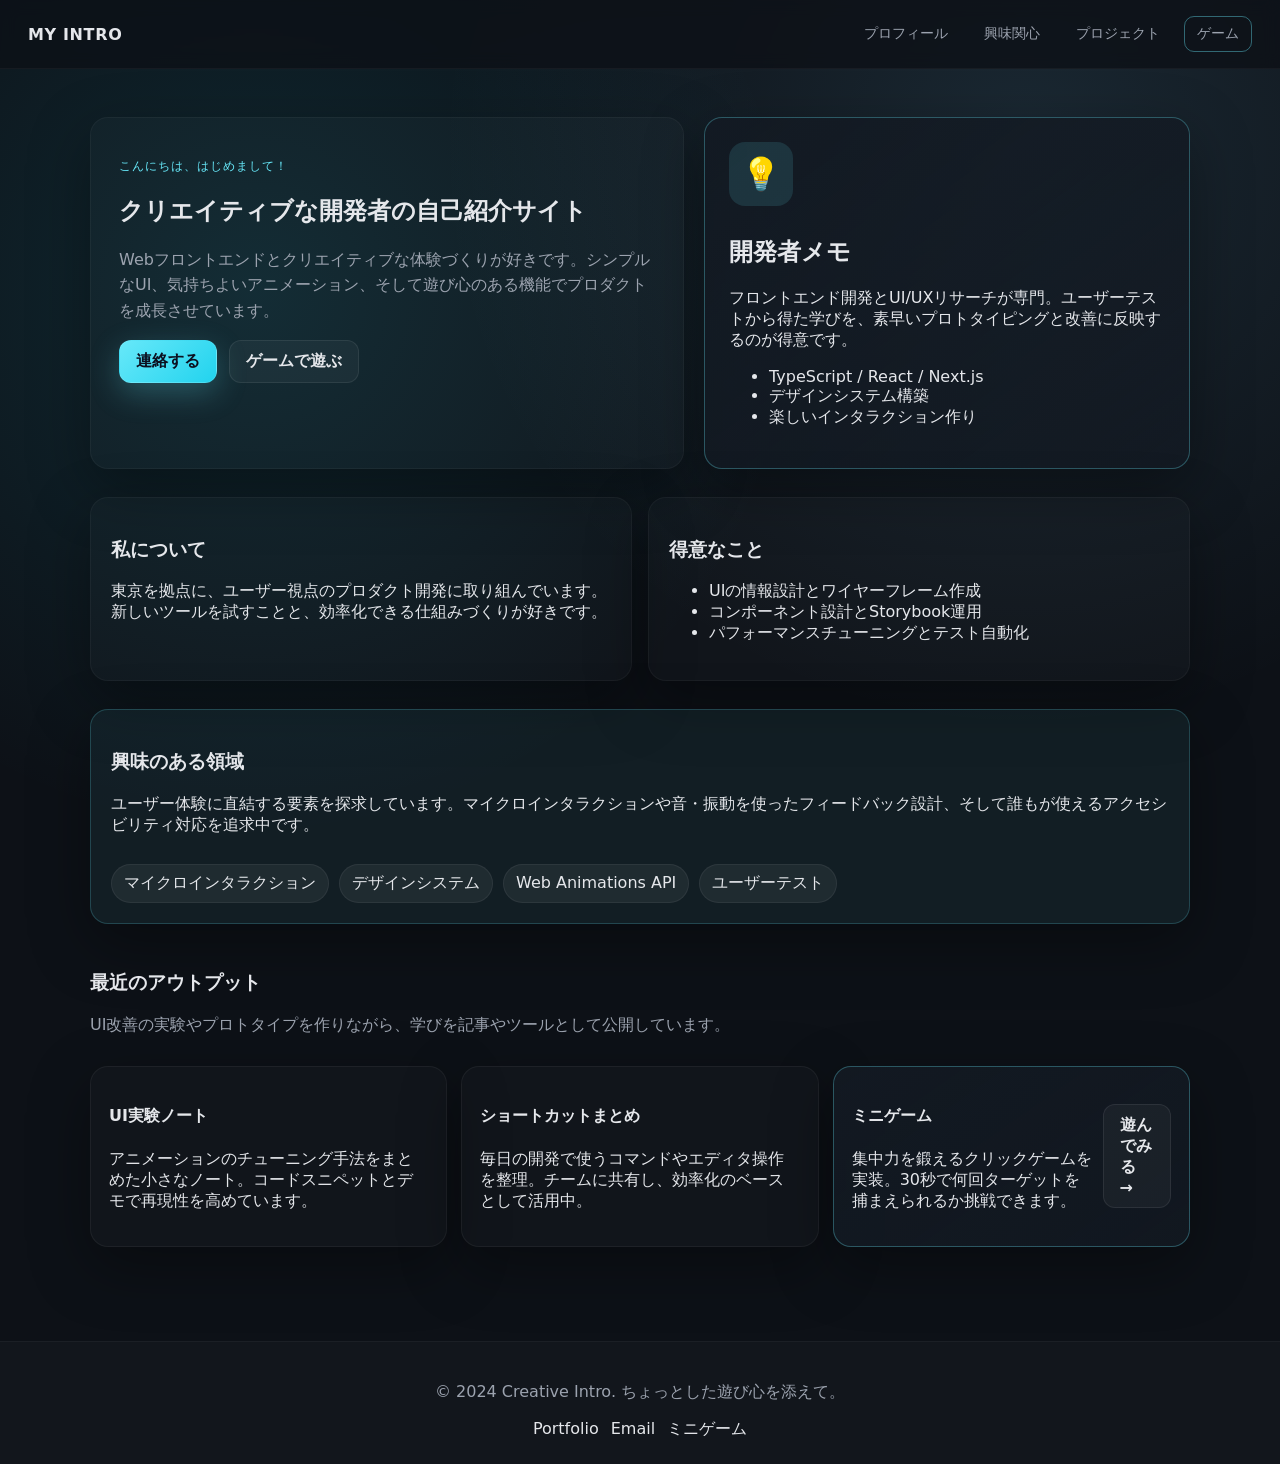
<file: index.html>
<!DOCTYPE html>
<html lang="ja">
<head>
  <meta charset="UTF-8">
  <meta name="viewport" content="width=device-width, initial-scale=1.0">
  <title>自己紹介｜ミニゲーム付き</title>
  <link rel="stylesheet" href="assets/styles.css">
</head>
<body>
  <header class="site-header">
    <div class="logo">MY INTRO</div>
    <nav class="nav-links">
      <a href="#about">プロフィール</a>
      <a href="#interests">興味関心</a>
      <a href="#projects">プロジェクト</a>
      <a href="game.html" class="game-link">ゲーム</a>
    </nav>
  </header>

  <main class="content">
    <section class="hero">
      <div class="hero-text">
        <p class="eyebrow">こんにちは、はじめまして！</p>
        <h1>クリエイティブな開発者の自己紹介サイト</h1>
        <p class="lead">Webフロントエンドとクリエイティブな体験づくりが好きです。シンプルなUI、気持ちよいアニメーション、そして遊び心のある機能でプロダクトを成長させています。</p>
        <div class="cta-row">
          <a class="button primary" href="mailto:hello@example.com">連絡する</a>
          <a class="button ghost" href="game.html">ゲームで遊ぶ</a>
        </div>
      </div>
      <div class="hero-card">
        <div class="avatar">💡</div>
        <h2>開発者メモ</h2>
        <p>フロントエンド開発とUI/UXリサーチが専門。ユーザーテストから得た学びを、素早いプロトタイピングと改善に反映するのが得意です。</p>
        <ul>
          <li>TypeScript / React / Next.js</li>
          <li>デザインシステム構築</li>
          <li>楽しいインタラクション作り</li>
        </ul>
      </div>
    </section>

    <section id="about" class="card-grid">
      <article class="card">
        <h3>私について</h3>
        <p>東京を拠点に、ユーザー視点のプロダクト開発に取り組んでいます。新しいツールを試すことと、効率化できる仕組みづくりが好きです。</p>
      </article>
      <article class="card">
        <h3>得意なこと</h3>
        <ul>
          <li>UIの情報設計とワイヤーフレーム作成</li>
          <li>コンポーネント設計とStorybook運用</li>
          <li>パフォーマンスチューニングとテスト自動化</li>
        </ul>
      </article>
    </section>

    <section id="interests" class="highlight">
      <div>
        <h3>興味のある領域</h3>
        <p>ユーザー体験に直結する要素を探求しています。マイクロインタラクションや音・振動を使ったフィードバック設計、そして誰もが使えるアクセシビリティ対応を追求中です。</p>
      </div>
      <div class="highlight-list">
        <div class="pill">マイクロインタラクション</div>
        <div class="pill">デザインシステム</div>
        <div class="pill">Web Animations API</div>
        <div class="pill">ユーザーテスト</div>
      </div>
    </section>

    <section id="projects" class="projects">
      <div class="section-heading">
        <h3>最近のアウトプット</h3>
        <p>UI改善の実験やプロトタイプを作りながら、学びを記事やツールとして公開しています。</p>
      </div>
      <div class="project-list">
        <article class="project-card">
          <h4>UI実験ノート</h4>
          <p>アニメーションのチューニング手法をまとめた小さなノート。コードスニペットとデモで再現性を高めています。</p>
        </article>
        <article class="project-card">
          <h4>ショートカットまとめ</h4>
          <p>毎日の開発で使うコマンドやエディタ操作を整理。チームに共有し、効率化のベースとして活用中。</p>
        </article>
        <article class="project-card accent">
          <div class="project-card-header">
            <div>
              <h4>ミニゲーム</h4>
              <p>集中力を鍛えるクリックゲームを実装。30秒で何回ターゲットを捕まえられるか挑戦できます。</p>
            </div>
            <a class="button ghost" href="game.html">遊んでみる →</a>
          </div>
        </article>
      </div>
    </section>
  </main>

  <footer class="site-footer">
    <p>© 2024 Creative Intro. ちょっとした遊び心を添えて。</p>
    <div class="footer-links">
      <a href="https://example.com" target="_blank" rel="noreferrer">Portfolio</a>
      <a href="mailto:hello@example.com">Email</a>
      <a href="game.html">ミニゲーム</a>
    </div>
  </footer>
</body>
</html>
</file>
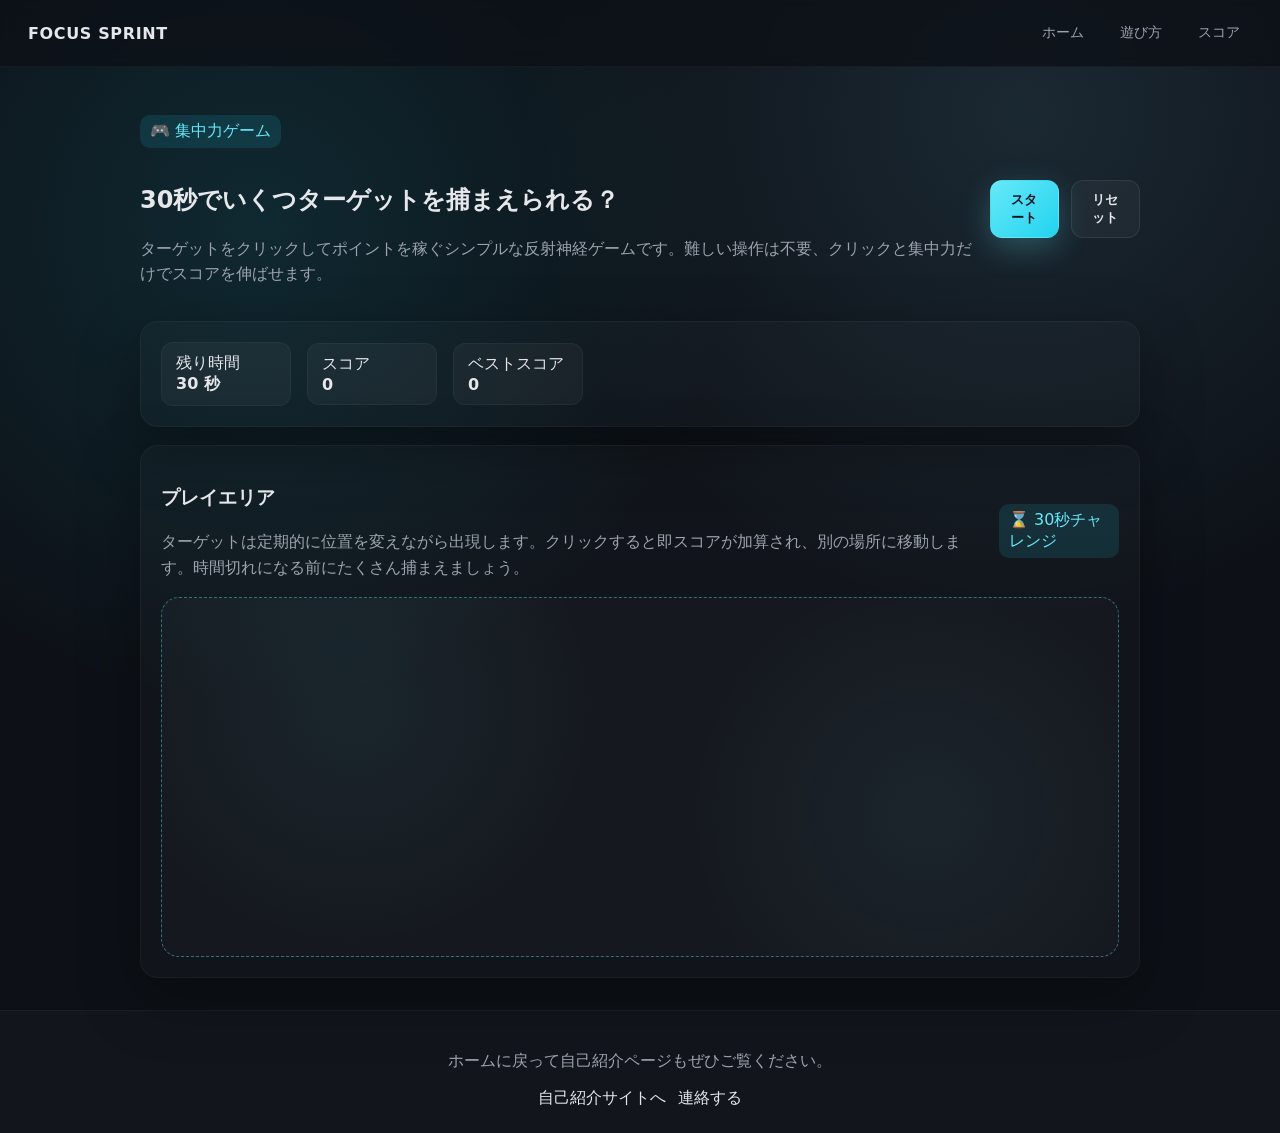
<file: game.html>
<!DOCTYPE html>
<html lang="ja">
<head>
  <meta charset="UTF-8">
  <meta name="viewport" content="width=device-width, initial-scale=1.0">
  <title>ミニゲーム｜集中力トレーニング</title>
  <link rel="stylesheet" href="assets/styles.css">
</head>
<body>
  <header class="site-header">
    <div class="logo">FOCUS SPRINT</div>
    <nav class="nav-links">
      <a href="index.html">ホーム</a>
      <a href="#how-to">遊び方</a>
      <a href="#score">スコア</a>
    </nav>
  </header>

  <main class="game-layout">
    <section class="game-header">
      <div>
        <p class="badge">🎮 集中力ゲーム</p>
        <h1>30秒でいくつターゲットを捕まえられる？</h1>
        <p class="instructions">ターゲットをクリックしてポイントを稼ぐシンプルな反射神経ゲームです。難しい操作は不要、クリックと集中力だけでスコアを伸ばせます。</p>
      </div>
      <div class="cta-row">
        <button class="button primary" id="startButton">スタート</button>
        <button class="button ghost" id="resetButton">リセット</button>
      </div>
    </section>

    <section id="score" class="game-panel">
      <div class="stats">
        <div class="stat">
          <div>残り時間</div>
          <strong id="timeLabel">30 秒</strong>
        </div>
        <div class="stat">
          <div>スコア</div>
          <strong id="scoreLabel">0</strong>
        </div>
        <div class="stat">
          <div>ベストスコア</div>
          <strong id="bestLabel">0</strong>
        </div>
      </div>
    </section>

    <section class="game-panel">
      <div class="game-header">
        <div>
          <h3 id="how-to">プレイエリア</h3>
          <p class="instructions">ターゲットは定期的に位置を変えながら出現します。クリックすると即スコアが加算され、別の場所に移動します。時間切れになる前にたくさん捕まえましょう。</p>
        </div>
        <div class="badge">⌛ 30秒チャレンジ</div>
      </div>
      <div class="board" id="board"></div>
    </section>
  </main>

  <footer class="site-footer">
    <p>ホームに戻って自己紹介ページもぜひご覧ください。</p>
    <div class="footer-links">
      <a href="index.html">自己紹介サイトへ</a>
      <a href="mailto:hello@example.com">連絡する</a>
    </div>
  </footer>

  <script src="assets/game.js"></script>
</body>
</html>
</file>
<file: assets/styles.css>
:root {
  --bg: #0d1117;
  --card: #131a23;
  --accent: #67e8f9;
  --accent-strong: #22d3ee;
  --text: #e5e7eb;
  --muted: #9ca3af;
  --shadow: 0 20px 60px rgba(0, 0, 0, 0.35);
  --radius: 18px;
  --transition: 200ms ease;
  font-family: 'Inter', 'Noto Sans JP', system-ui, -apple-system, BlinkMacSystemFont, 'Segoe UI', sans-serif;
  background: radial-gradient(circle at 20% 20%, rgba(34, 211, 238, 0.12), transparent 35%),
              radial-gradient(circle at 80% 10%, rgba(125, 211, 252, 0.12), transparent 35%),
              var(--bg);
  color: var(--text);
}

* { box-sizing: border-box; }
body {
  margin: 0;
  min-height: 100vh;
  background: transparent;
}

a { color: var(--text); text-decoration: none; }

.site-header {
  position: sticky;
  top: 0;
  z-index: 10;
  display: flex;
  align-items: center;
  justify-content: space-between;
  padding: 16px 28px;
  background: rgba(13, 17, 23, 0.8);
  backdrop-filter: blur(8px);
  border-bottom: 1px solid rgba(255, 255, 255, 0.04);
}

.logo {
  font-weight: 700;
  letter-spacing: 0.04em;
}

.nav-links {
  display: flex;
  gap: 12px;
  align-items: center;
  font-size: 14px;
}

.nav-links a {
  padding: 8px 12px;
  border-radius: 10px;
  transition: background var(--transition), color var(--transition);
  color: var(--muted);
}

.nav-links a:hover,
.nav-links a:focus-visible {
  background: rgba(103, 232, 249, 0.08);
  color: var(--text);
}

.game-link {
  border: 1px solid rgba(103, 232, 249, 0.4);
  color: var(--accent);
}

.content {
  width: min(1100px, 92vw);
  margin: 0 auto;
  padding: 48px 0 64px;
  display: flex;
  flex-direction: column;
  gap: 28px;
}

.hero {
  display: grid;
  grid-template-columns: 1.1fr 0.9fr;
  gap: 20px;
  align-items: stretch;
}

.hero-text {
  padding: 28px;
  border-radius: var(--radius);
  background: rgba(255, 255, 255, 0.02);
  border: 1px solid rgba(255, 255, 255, 0.04);
  box-shadow: var(--shadow);
}

.eyebrow { color: var(--accent); letter-spacing: 0.08em; font-size: 12px; text-transform: uppercase; }
.lead { color: var(--muted); line-height: 1.6; }

.hero-card {
  padding: 24px;
  background: linear-gradient(145deg, rgba(19, 26, 35, 0.92), rgba(19, 26, 35, 0.7));
  border: 1px solid rgba(103, 232, 249, 0.3);
  border-radius: var(--radius);
  box-shadow: var(--shadow);
}

.avatar {
  font-size: 32px;
  display: inline-flex;
  width: 64px;
  height: 64px;
  align-items: center;
  justify-content: center;
  border-radius: 16px;
  background: rgba(103, 232, 249, 0.12);
  margin-bottom: 10px;
}

.cta-row { display: flex; gap: 12px; margin-top: 16px; }

.button {
  display: inline-flex;
  align-items: center;
  justify-content: center;
  padding: 10px 16px;
  border-radius: 12px;
  border: 1px solid rgba(255, 255, 255, 0.08);
  transition: transform var(--transition), box-shadow var(--transition), background var(--transition);
  font-weight: 600;
}

.button:hover { transform: translateY(-1px); }
.button.primary { background: linear-gradient(135deg, var(--accent), var(--accent-strong)); color: #0b1020; box-shadow: 0 10px 30px rgba(103, 232, 249, 0.25); }
.button.ghost { background: rgba(255, 255, 255, 0.04); color: var(--text); }

.card-grid {
  display: grid;
  grid-template-columns: repeat(auto-fit, minmax(280px, 1fr));
  gap: 16px;
}

.card {
  background: rgba(255, 255, 255, 0.02);
  border: 1px solid rgba(255, 255, 255, 0.04);
  border-radius: var(--radius);
  padding: 20px;
  box-shadow: var(--shadow);
}

.highlight {
  display: grid;
  gap: 12px;
  padding: 20px;
  background: rgba(103, 232, 249, 0.06);
  border-radius: var(--radius);
  border: 1px solid rgba(103, 232, 249, 0.2);
  box-shadow: var(--shadow);
}

.highlight-list { display: flex; gap: 10px; flex-wrap: wrap; }
.pill { padding: 8px 12px; border-radius: 999px; background: rgba(255, 255, 255, 0.06); border: 1px solid rgba(255, 255, 255, 0.06); }

.projects { display: flex; flex-direction: column; gap: 14px; }
.section-heading p { color: var(--muted); }

.project-list { display: grid; grid-template-columns: repeat(auto-fit, minmax(260px, 1fr)); gap: 14px; }

.project-card {
  background: rgba(255, 255, 255, 0.02);
  border: 1px solid rgba(255, 255, 255, 0.05);
  border-radius: var(--radius);
  padding: 18px;
  box-shadow: var(--shadow);
  position: relative;
  overflow: hidden;
}

.project-card.accent {
  border-color: rgba(103, 232, 249, 0.3);
  background: linear-gradient(145deg, rgba(19, 26, 35, 0.92), rgba(19, 26, 35, 0.75));
}

.project-card-header { display: flex; align-items: center; justify-content: space-between; gap: 10px; }

.site-footer {
  margin-top: 30px;
  padding: 24px;
  text-align: center;
  color: var(--muted);
  background: rgba(255, 255, 255, 0.02);
  border-top: 1px solid rgba(255, 255, 255, 0.04);
}

.footer-links { display: flex; justify-content: center; gap: 12px; margin-top: 8px; }

/* Game styles */
.game-layout {
  width: min(1000px, 92vw);
  margin: 32px auto;
  display: grid;
  gap: 18px;
}

.game-header {
  display: flex;
  justify-content: space-between;
  align-items: center;
  gap: 12px;
}

.game-panel {
  background: rgba(255, 255, 255, 0.02);
  border: 1px solid rgba(255, 255, 255, 0.04);
  border-radius: var(--radius);
  padding: 20px;
  box-shadow: var(--shadow);
}

.stats { display: flex; gap: 16px; align-items: center; }
.stat {
  background: rgba(255, 255, 255, 0.04);
  padding: 10px 14px;
  border-radius: 12px;
  border: 1px solid rgba(255, 255, 255, 0.04);
  min-width: 130px;
}

.board {
  position: relative;
  min-height: 360px;
  border-radius: var(--radius);
  background: radial-gradient(circle at 20% 30%, rgba(103, 232, 249, 0.06), transparent 30%),
              radial-gradient(circle at 80% 60%, rgba(125, 211, 252, 0.06), transparent 30%),
              rgba(255, 255, 255, 0.02);
  border: 1px dashed rgba(103, 232, 249, 0.4);
  overflow: hidden;
}

.target {
  position: absolute;
  width: 72px;
  height: 72px;
  border-radius: 50%;
  background: radial-gradient(circle at 30% 30%, #fff, var(--accent));
  box-shadow: 0 12px 28px rgba(103, 232, 249, 0.5);
  display: grid;
  place-items: center;
  color: #0b1020;
  font-weight: 700;
  cursor: pointer;
  transition: transform 100ms ease;
}

.target:hover { transform: scale(1.05); }

.instructions { color: var(--muted); line-height: 1.6; }

.badge { display: inline-flex; align-items: center; gap: 6px; padding: 6px 10px; background: rgba(34, 211, 238, 0.12); color: var(--accent); border-radius: 10px; }

@media (max-width: 840px) {
  .hero { grid-template-columns: 1fr; }
  .nav-links { flex-wrap: wrap; }
  .project-card-header { flex-direction: column; align-items: flex-start; }
}
</file>
